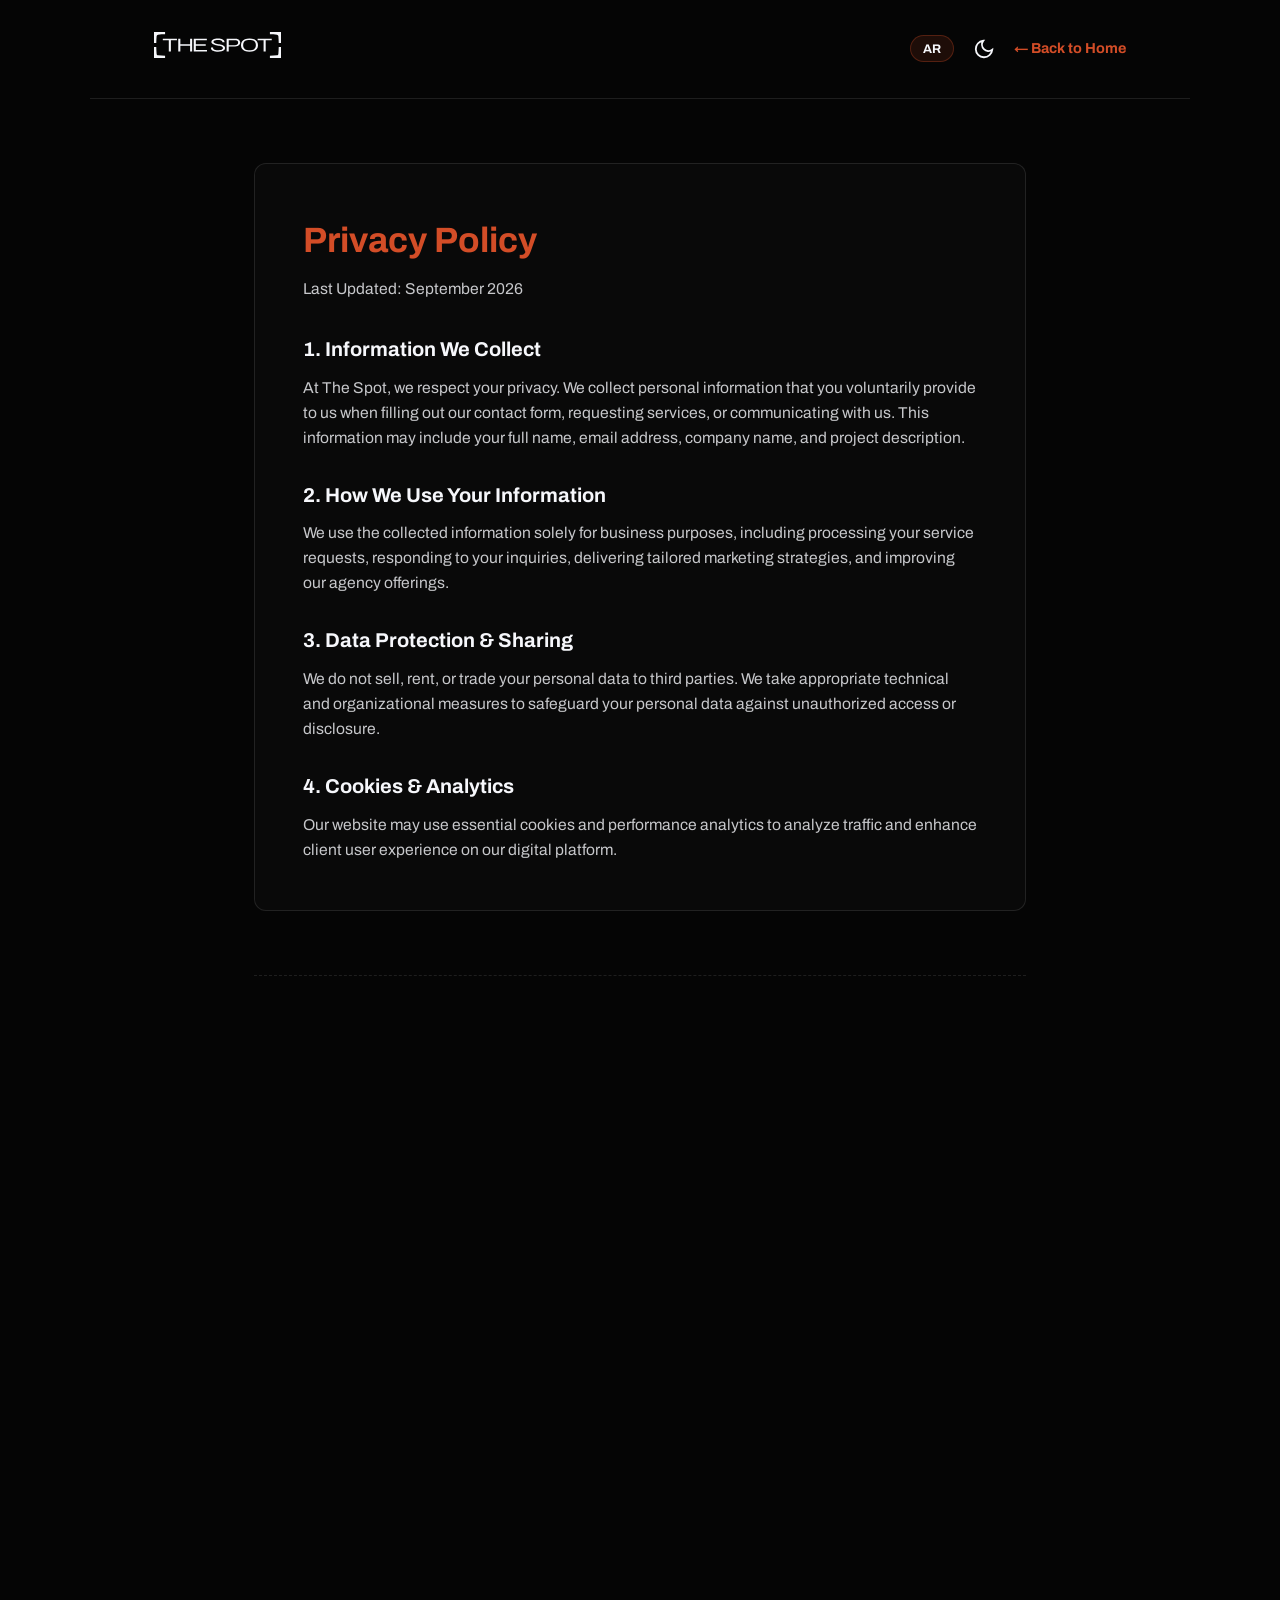
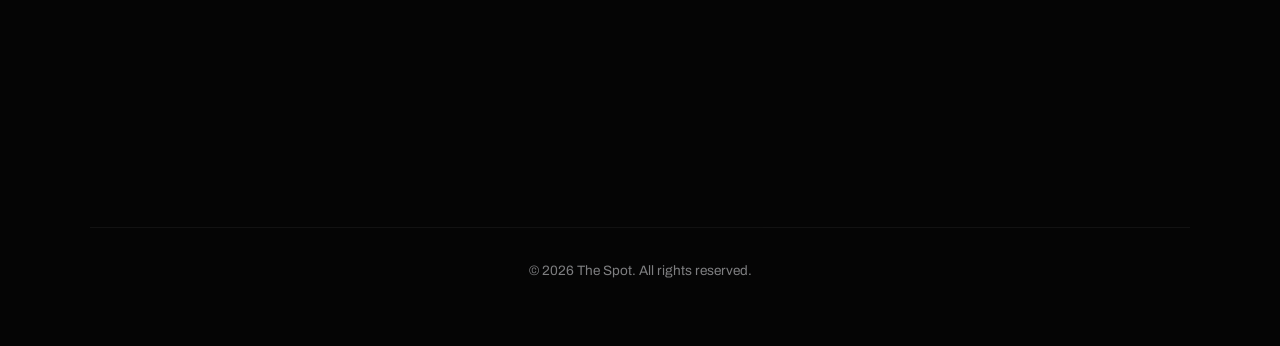
<file: Legal.html>
<!DOCTYPE html>
<html lang="en" dir="ltr">
<head>
    <meta charset="UTF-8">
    <meta name="viewport" content="width=device-width, initial-scale=1.0">
    <title>Privacy Policy & Terms | The Spot</title>
    <link rel="preconnect" href="https://fonts.googleapis.com">
    <link rel="preconnect" href="https://fonts.gstatic.com" crossorigin>
    <link rel="stylesheet" href="https://fonts.googleapis.com/css2?family=Cairo:wght@300;400;700;800&family=Archivo:wdth,wght@125,500;100,200;100,400;100,700&display=swap">
    <link rel="stylesheet" href="Styles/Legal.css">
</head>
<body>
    <header class="legal-header">
        <a href="index.html" class="logo">
            <img src="Assets/wordmark.svg" alt="The Spot Logo" class="svg-logo">
        </a>
        <div class="legal-nav-controls">
            <button id="lang-toggle" class="lang-btn" aria-label="Toggle language">AR</button>
            <button id="theme-toggle" class="theme-btn" aria-label="Toggle theme">
                <svg viewBox="0 0 24 24" fill="none" stroke="currentColor" stroke-width="2" class="moon-icon">
                    <path d="M21 12.79A9 9 0 1 1 11.21 3 7 7 0 0 0 21 12.79z"></path>
                </svg>
                <svg viewBox="0 0 24 24" fill="none" stroke="currentColor" stroke-width="2" class="sun-icon">
                    <circle cx="12" cy="12" r="4"></circle>
                    <path d="M12 2v2M12 20v2M4.93 4.93l1.41 1.41M17.66 17.66l1.41 1.41M2 12h2M20 12h2M4.93 19.07l1.41-1.41M17.66 6.34l1.41-1.41"></path>
                </svg>
            </button>
            <a href="index.html" class="back-link">
                <span class="lang-en">&larr; Back to Home</span>
                <span class="lang-ar">العودة للرئيسية &rarr;</span>
            </a>
        </div>
    </header>

    <main class="legal-container">
        <section id="privacy" class="legal-section fade-in">
            <h1>
                <span class="lang-en">Privacy Policy</span>
                <span class="lang-ar">سياسة الخصوصية</span>
            </h1>
            <p class="effective-date">
                <span class="lang-en">Last Updated: September 2026</span>
                <span class="lang-ar">آخر تحديث: سبتمبر 2026</span>
            </p>

            <h2>
                <span class="lang-en">1. Information We Collect</span>
                <span class="lang-ar">1. المعلومات التي نجمعها</span>
            </h2>
            <p>
                <span class="lang-en">At The Spot, we respect your privacy. We collect personal information that you voluntarily provide to us when filling out our contact form, requesting services, or communicating with us. This information may include your full name, email address, company name, and project description.</span>
                <span class="lang-ar">في The Spot، نحن نحترم خصوصيتك. نقوم بجمع المعلومات الشخصية التي تقدمها لنا طواعية عند ملء نموذج التواصل، أو طلب الخدمات، أو التواصل معنا. قد تشمل هذه المعلومات اسمك الكامل، وعنوان بريدك الإلكتروني، واسم شركتك، ووصف مشروعك.</span>
            </p>

            <h2>
                <span class="lang-en">2. How We Use Your Information</span>
                <span class="lang-ar">2. كيفية استخدام معلوماتك</span>
            </h2>
            <p>
                <span class="lang-en">We use the collected information solely for business purposes, including processing your service requests, responding to your inquiries, delivering tailored marketing strategies, and improving our agency offerings.</span>
                <span class="lang-ar">نستخدم المعلومات التي نجمعها حصرياً لأغراض العمل، بما في ذلك معالجة طلبات الخدمات، والرد على استفساراتك، تقديم استراتيجيات تسويقية مخصصة، وتحسين خدمات الوكالة التي نقدمها.</span>
            </p>

            <h2>
                <span class="lang-en">3. Data Protection & Sharing</span>
                <span class="lang-ar">3. حماية البيانات والمشاركة</span>
            </h2>
            <p>
                <span class="lang-en">We do not sell, rent, or trade your personal data to third parties. We take appropriate technical and organizational measures to safeguard your personal data against unauthorized access or disclosure.</span>
                <span class="lang-ar">نحن لا نبيع أو نؤجر أو نتاجر ببياناتك الشخصية مع أطراف ثالثة. نتخذ التدابير التقنية والتنظيمية المناسبة لحماية بياناتك الشخصية من الوصول غير المصرح به أو الكشف عنها.</span>
            </p>

            <h2>
                <span class="lang-en">4. Cookies & Analytics</span>
                <span class="lang-ar">4. ملفات تعريف الارتباط والتحليلات</span>
            </h2>
            <p>
                <span class="lang-en">Our website may use essential cookies and performance analytics to analyze traffic and enhance client user experience on our digital platform.</span>
                <span class="lang-ar">قد يستخدم موقعنا ملفات تعريف الارتباط الأساسية وتحليلات الأداء لتحليل زيارات الموقع وتحسين تجربة المستخدم على منصتنا الرقمية.</span>
            </p>
        </section>

        <hr class="legal-divider">

        <section id="terms" class="legal-section fade-in">
            <h1>
                <span class="lang-en">Terms and Conditions</span>
                <span class="lang-ar">الشروط والأحكام</span>
            </h1>
            <p class="effective-date">
                <span class="lang-en">Last Updated: September 2026</span>
                <span class="lang-ar">آخر تحديث: سبتمبر 2026</span>
            </p>

            <h2>
                <span class="lang-en">1. Acceptance of Terms</span>
                <span class="lang-ar">1. القبول بالشروط</span>
            </h2>
            <p>
                <span class="lang-en">By accessing and using this website, you agree to be bound by these Terms and Conditions. If you do not agree with any part of these terms, please refrain from using our services.</span>
                <span class="lang-ar">من خلال الوصول إلى هذا الموقع واستخدامه، فإنك توافق على الالتزام بهذه الشروط والأحكام. إذا كنت لا توافق على أي جزء من هذه الشروط، يرجى الامتناع عن استخدام خدماتنا.</span>
            </p>

            <h2>
                <span class="lang-en">2. Intellectual Property Rights</span>
                <span class="lang-ar">2. حقوق الملكية الفكرية</span>
            </h2>
            <p>
                <span class="lang-en">All content, designs, logos, typography, graphics, and materials displayed on this site are the exclusive property of The Spot digital agency and are protected under international copyright and intellectual property laws.</span>
                <span class="lang-ar">جميع المحتويات والتصاميم والشعارات والخطوط والرسوم البيانية والمواد المعروضة على هذا الموقع هي ملكية حصرية لوكالة The Spot ومحمية بموجب قوانين حقوق النشر والملكية الفكرية الدولية.</span>
            </p>

            <h2>
                <span class="lang-en">3. Service Engagement</span>
                <span class="lang-ar">3. التعاقد على الخدمات</span>
            </h2>
            <p>
                <span class="lang-en">Any commercial agreements, agency contracts, or project proposals signed between The Spot and its clients will be governed by specific bilateral service contracts separate from website usage terms.</span>
                <span class="lang-ar">أي اتفاقيات تجارية أو عقود وكالة أو مقترحات مشاريع يتم توقيعها بين The Spot وعملائها تخضع لعقود خدمة ثنائية محددة منفصلة عن شروط استخدام الموقع.</span>
            </p>

            <h2>
                <span class="lang-en">4. Limitation of Liability</span>
                <span class="lang-ar">4. تحديد المسؤولية</span>
            </h2>
            <p>
                <span class="lang-en">The Spot shall not be held liable for any indirect, incidental, or consequential damages resulting from the use or inability to use this website or its online services.</span>
                <span class="lang-ar">لا تتحمل The Spot المسؤولية عن أي أضرار غير مباشرة أو عرضية أو تبعية ناتجة عن استخدام أو عدم القدرة على استخدام هذا الموقع أو خدماته عبر الإنترنت.</span>
            </p>
        </section>
    </main>

    <footer class="legal-footer">
        <p>&copy; 2026 The Spot. <span class="lang-en">All rights reserved.</span><span class="lang-ar">جميع الحقوق محفوظة.</span></p>
    </footer>

    <script src="Scripts/Main.js"></script>
</body>
</html>
</file>
<file: Styles/Legal.css>
@import url('https://fonts.googleapis.com/css2?family=Cairo:wght@300;400;700;800&family=Archivo:wdth,wght@125,500;100,200;100,400;100,700&display=swap');

:root {
    --bg-color: #050505;
    --bg-color-rgb: 5, 5, 5;
    --text-color: #f6f7fb;
    --accent-color: #d34d27;
    --accent-color-rgb: 211, 77, 39;
    --surface-color: rgba(255, 255, 255, 0.02);
    --border-color: rgba(255, 255, 255, 0.1);
    --font-primary: 'Archivo', sans-serif;
    --font-arabic: 'Cairo', sans-serif;
    --radius-card: 13px;
    --radius-pill: 999px;
    --ease: cubic-bezier(0.16, 1, 0.3, 1);
}

.light-theme {
    --bg-color: #f6f7fb;
    --bg-color-rgb: 246, 247, 251;
    --text-color: #1d1c1a;
    --surface-color: rgba(0, 0, 0, 0.02);
    --border-color: #e0e0e0;
}

* {
    margin: 0;
    padding: 0;
    box-sizing: border-box;
}

body {
    background-color: var(--bg-color);
    color: var(--text-color);
    font-family: var(--font-primary);
    line-height: 1.6;
    padding-bottom: 4rem;
    transition: background-color 0.3s ease, color 0.3s ease;
}

[dir="rtl"] {
    font-family: var(--font-arabic);
}

[dir="rtl"] h1,
[dir="rtl"] h2,
[dir="rtl"] h3,
[dir="rtl"] p,
[dir="rtl"] a {
    font-family: var(--font-arabic);
}

html:not([dir="rtl"]) .lang-ar {
    display: none !important;
}

[dir="rtl"] .lang-en {
    display: none !important;
}

.legal-header {
    display: flex;
    justify-content: space-between;
    align-items: center;
    padding: 2rem 5%;
    border-bottom: 1px solid var(--border-color);
    max-width: 1100px;
    margin: 0 auto;
}

.svg-logo {
    height: 26px;
}

.light-theme .svg-logo {
    filter: invert(1) brightness(0.1);
}

.legal-nav-controls {
    display: flex;
    align-items: center;
    gap: 1.2rem;
}

.lang-btn {
    background: rgba(var(--accent-color-rgb), 0.12);
    border: 1px solid rgba(var(--accent-color-rgb), 0.3);
    color: var(--text-color);
    font-family: var(--font-primary);
    font-weight: 700;
    font-size: 0.78rem;
    padding: 0.35rem 0.75rem;
    border-radius: var(--radius-pill);
    cursor: pointer;
    transition: all 0.3s ease;
}

[dir="rtl"] .lang-btn {
    font-family: var(--font-arabic);
}

.lang-btn:hover {
    background: var(--accent-color);
    color: #fff;
}

.theme-btn {
    background: none;
    border: none;
    color: var(--text-color);
    cursor: pointer;
    width: 22px;
    height: 22px;
    position: relative;
}

.theme-btn svg {
    position: absolute;
    top: 0;
    left: 0;
    width: 22px;
    height: 22px;
    transition: opacity 0.3s ease, transform 0.3s ease;
}

.theme-btn .sun-icon {
    opacity: 0;
    transform: scale(0.5) rotate(-45deg);
}

.light-theme .theme-btn .moon-icon {
    opacity: 0;
    transform: scale(0.5) rotate(45deg);
}

.light-theme .theme-btn .sun-icon {
    opacity: 1;
    transform: scale(1) rotate(0deg);
}

.back-link {
    color: var(--accent-color);
    text-decoration: none;
    font-weight: 700;
    font-size: 0.9rem;
    transition: opacity 0.3s ease;
}

.back-link:hover {
    opacity: 0.8;
}

.legal-container {
    max-width: 900px;
    margin: 4rem auto;
    padding: 0 5%;
}

.legal-section {
    background: var(--surface-color);
    border: 1px solid var(--border-color);
    border-radius: 12px;
    padding: 3rem;
}

[dir="rtl"] .legal-section {
    text-align: right;
}

.legal-section h1 {
    font-size: 2.2rem;
    color: var(--accent-color);
    margin-bottom: 0.5rem;
}

.effective-date {
    font-size: 0.85rem;
    opacity: 0.5;
    margin-bottom: 2rem;
}

.legal-section h2 {
    font-size: 1.25rem;
    margin: 1.8rem 0 0.6rem;
}

.legal-section p {
    opacity: 0.8;
    font-size: 0.98rem;
}

.legal-divider {
    border: none;
    border-top: 1px dashed var(--border-color);
    margin: 4rem 0;
}

.legal-footer {
    text-align: center;
    padding-top: 2rem;
    border-top: 1px solid var(--border-color);
    max-width: 1100px;
    margin: 0 auto;
    font-size: 0.85rem;
    opacity: 0.5;
}

.fade-in {
    opacity: 0;
    transform: translateY(30px);
    transition: opacity 0.6s var(--ease), transform 0.6s var(--ease);
}

.fade-in.show {
    opacity: 1;
    transform: translateY(0);
}

@media (max-width: 680px) {
    .legal-header {
        flex-direction: column;
        gap: 1.2rem;
    }

    .legal-section {
        padding: 1.75rem;
    }

    .legal-section h1 {
        font-size: 1.8rem;
    }
}
</file>
